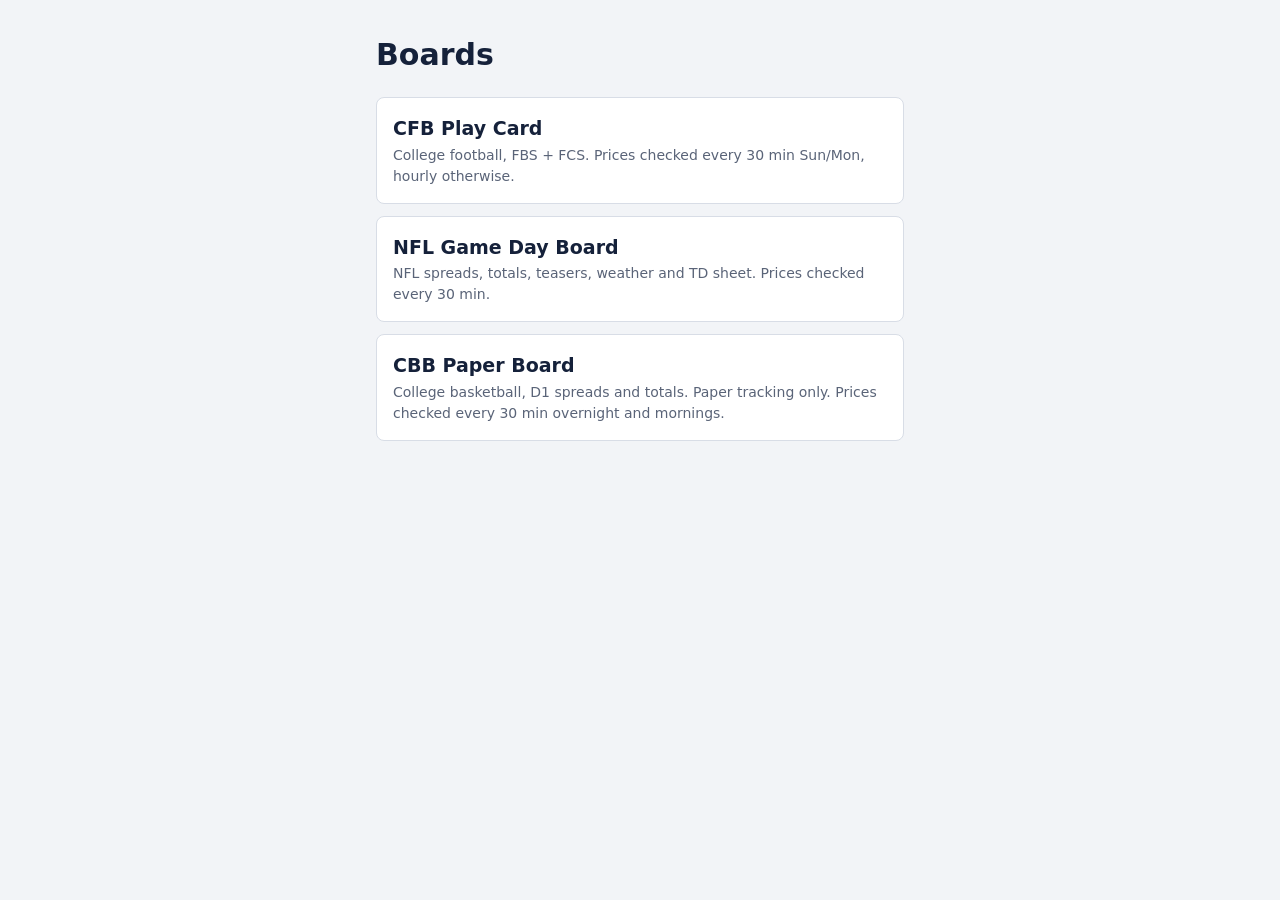
<file: index.html>
<!doctype html>
<html lang="en">
<head>
<meta charset="utf-8">
<meta name="viewport" content="width=device-width,initial-scale=1">
<title>Boards</title>
<style>
:root { --paper: #f2f4f7; --card: #ffffff; --ink: #15213a; --muted: #5a6478; --rule: #d8dde6; --gold: #9a6d0c }
@media (prefers-color-scheme: dark) { :root { --paper: #0d1420; --card: #151e2e; --ink: #e5e9f1; --muted: #98a2b6; --rule: #273349; --gold: #e1b24c } }
* { box-sizing: border-box }
body { margin: 0; background: var(--paper); color: var(--ink); font: 16px/1.5 "Segoe UI", system-ui, -apple-system, sans-serif }
main { max-width: 560px; margin: 0 auto; padding: 32px 16px; display: grid; gap: 12px }
h1 { margin: 0 0 8px; font-size: 30px }
a.card { display: grid; gap: 2px; padding: 16px; background: var(--card); border: 1px solid var(--rule); border-radius: 8px; color: inherit; text-decoration: none }
a.card:hover, a.card:focus-visible { border-color: var(--gold); outline: none }
a.card b { font-size: 19px } a.card span { color: var(--muted); font-size: 14px }
</style>
</head>
<body>
<main>
  <h1>Boards</h1>
  <a class="card" href="cfb/"><b>CFB Play Card</b><span>College football, FBS + FCS. Prices checked every 30 min Sun/Mon, hourly otherwise.</span></a>
  <a class="card" href="nfl/"><b>NFL Game Day Board</b><span>NFL spreads, totals, teasers, weather and TD sheet. Prices checked every 30 min.</span></a>
  <a class="card" href="cbb/"><b>CBB Paper Board</b><span>College basketball, D1 spreads and totals. Paper tracking only. Prices checked every 30 min overnight and mornings.</span></a>
</main>
</body>
</html>
</file>
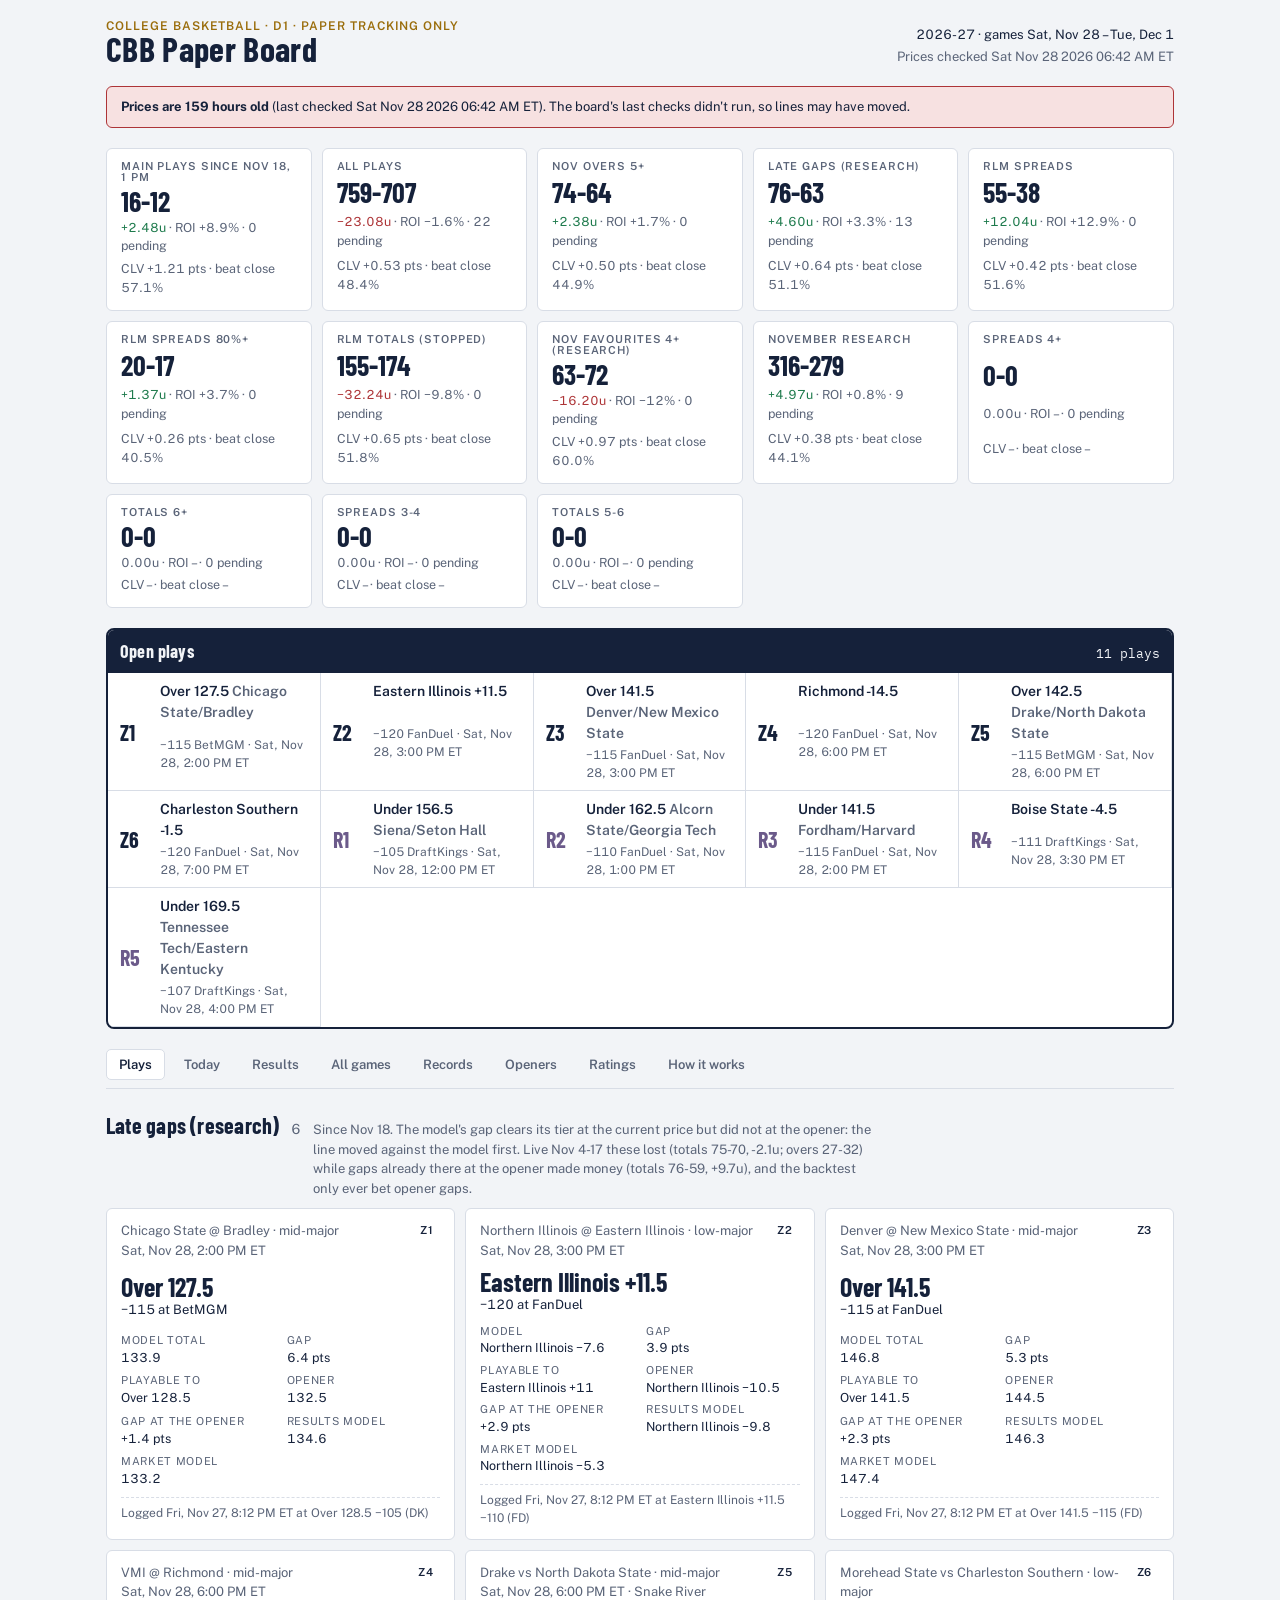
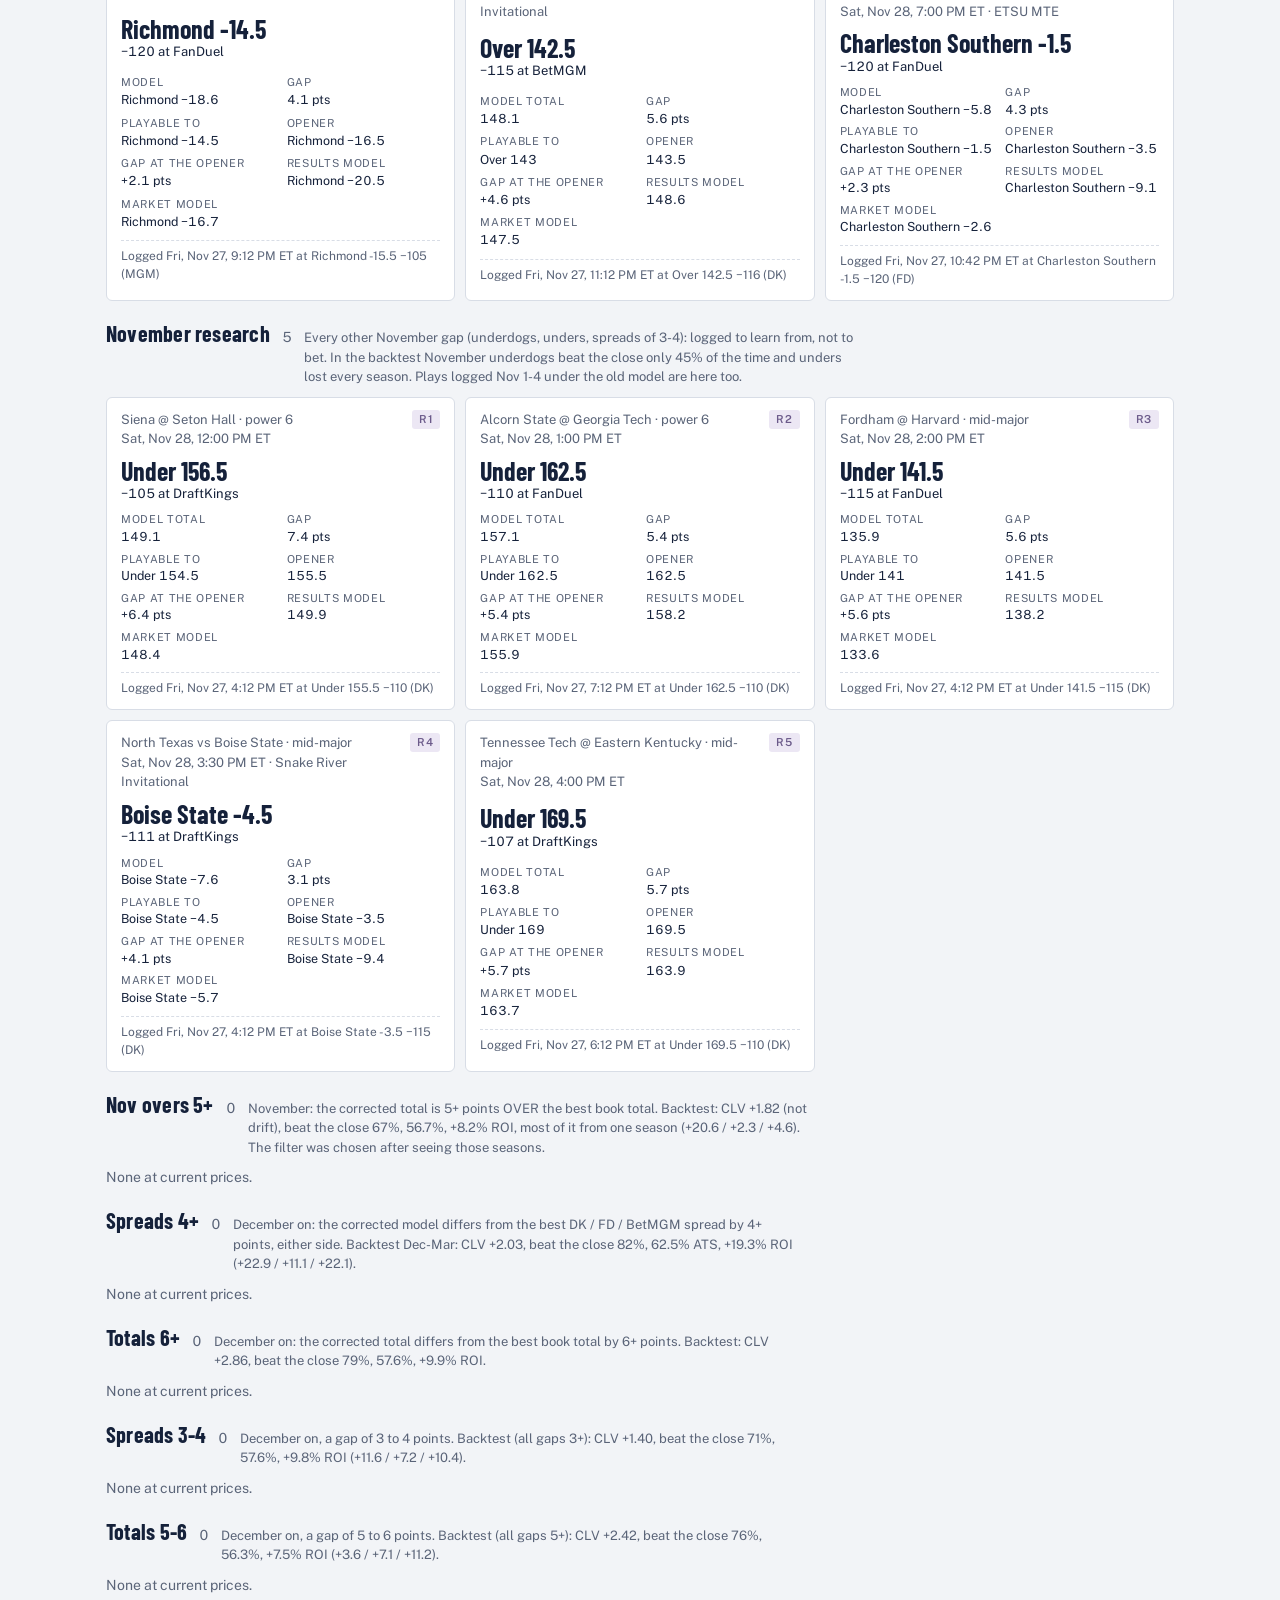
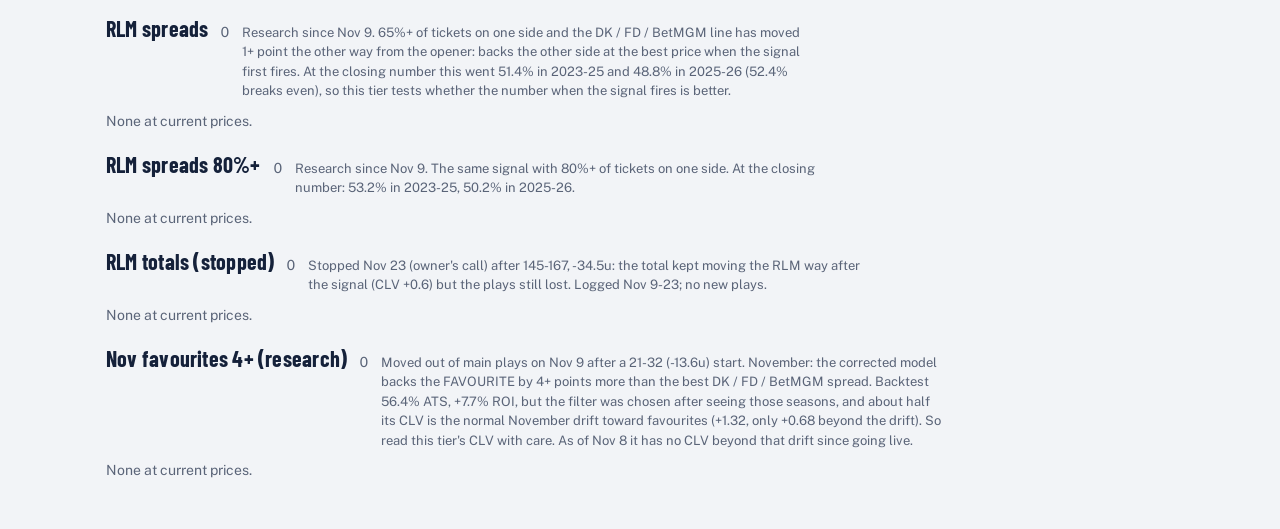
<file: cbb/index.html>
<!doctype html>
<html lang="en">
<meta charset="utf-8">
<meta name="viewport" content="width=device-width,initial-scale=1">
<title>CBB Paper Board</title>
<link rel="preconnect" href="https://fonts.googleapis.com">
<link rel="preconnect" href="https://fonts.gstatic.com" crossorigin>
<link rel="stylesheet" href="https://fonts.googleapis.com/css2?family=Barlow+Condensed:wght@600;700&family=IBM+Plex+Mono:wght@400;500&family=Public+Sans:wght@400;500;600&display=swap">
<style>
/* Same look as the CFB Play Card: a card of today's plays up top, then detailed play cards, then tabs. Paper only. */
:root {
  --paper: #f2f4f7; --card: #ffffff; --ink: #15213a; --muted: #5a6478; --rule: #d8dde6; --soft: #e9edf3;
  --gold: #9a6d0c; --gold-soft: #f6ecd4; --tot: #2c63a8; --tot-soft: #e2ebf7; --nov: #6b5a8a; --nov-soft: #ece7f4;
  --win: #1d7a4c; --win-soft: #def1e6; --loss: #ad3437; --loss-soft: #f7e1e1; --lean: #6b7286;
  --display: "Barlow Condensed", "Arial Narrow", "Helvetica Neue", sans-serif;
  --body: "Public Sans", "Segoe UI", system-ui, sans-serif;
  --mono: "IBM Plex Mono", ui-monospace, "Cascadia Mono", Consolas, monospace;
}
@media (prefers-color-scheme: dark) { :root:not([data-theme="light"]) {
  --paper: #0d1420; --card: #151e2e; --ink: #e5e9f1; --muted: #98a2b6; --rule: #273349; --soft: #1b2638;
  --gold: #e1b24c; --gold-soft: #2c2512; --tot: #73a7ec; --tot-soft: #17263c; --nov: #b3a2d6; --nov-soft: #241d33;
  --win: #4fc58b; --win-soft: #12291f; --loss: #f07477; --loss-soft: #2f1719; --lean: #a2a9ba; color-scheme: dark } }
:root[data-theme="dark"] {
  --paper: #0d1420; --card: #151e2e; --ink: #e5e9f1; --muted: #98a2b6; --rule: #273349; --soft: #1b2638;
  --gold: #e1b24c; --gold-soft: #2c2512; --tot: #73a7ec; --tot-soft: #17263c; --nov: #b3a2d6; --nov-soft: #241d33;
  --win: #4fc58b; --win-soft: #12291f; --loss: #f07477; --loss-soft: #2f1719; --lean: #a2a9ba; color-scheme: dark }
* { box-sizing: border-box }
body { margin: 0; background: var(--paper); color: var(--ink); font: 14px/1.5 var(--body); }
.wrap { max-width: 1100px; margin: 0 auto; padding-inline: 16px; padding-block: 20px 48px; display: grid; gap: 20px }
h1, h2, h3 { font-family: var(--display); font-weight: 700; letter-spacing: .01em; margin: 0; text-wrap: balance }
h1 { font-size: 34px; line-height: 1 } h2 { font-size: 22px } h3 { font-size: 18px }
.num, td, .mono { font-variant-numeric: tabular-nums }
.mono { font-family: var(--mono); font-size: 12.5px }
.muted { color: var(--muted) }
header { display: flex; flex-wrap: wrap; justify-content: space-between; align-items: end; gap: 12px 24px }
header .meta { display: grid; gap: 2px; text-align: right; font-size: 13px }
.eyebrow { font: 600 12px/1 var(--body); letter-spacing: .08em; text-transform: uppercase; color: var(--gold) }
.banner { border: 1px solid var(--rule); background: var(--card); border-radius: 6px; padding: 10px 14px; font-size: 13px }
.banner.warn { border-color: var(--loss); background: var(--loss-soft) }
.records { display: grid; grid-template-columns: repeat(auto-fit, minmax(190px, 1fr)); gap: 10px }
.rec { background: var(--card); border: 1px solid var(--rule); border-radius: 6px; padding: 12px 14px; display: grid; gap: 4px; min-width: 0 }
.rec .lab { font: 600 11px/1 var(--body); letter-spacing: .08em; text-transform: uppercase; color: var(--muted) }
.rec .wl { font: 700 28px/1 var(--display) }
.rec .sub { font-size: 12.5px; color: var(--muted) }
.band { background: var(--card); border: 2px solid var(--ink); border-radius: 8px; overflow: hidden }
.band-head { display: flex; justify-content: space-between; align-items: baseline; gap: 12px; padding: 8px 12px; background: var(--ink); color: var(--paper) }
.band-head h2 { font-size: 18px; color: var(--paper) }
.band-grid { display: grid; grid-template-columns: repeat(auto-fill, minmax(200px, 1fr)) }
.cell { display: grid; grid-template-columns: auto 1fr; gap: 2px 10px; padding: 8px 12px; border-right: 1px solid var(--rule); border-bottom: 1px solid var(--rule); text-decoration: none; color: inherit; min-width: 0 }
.cell:hover, .cell:focus-visible { background: var(--soft); outline: none }
.code { grid-row: span 2; font: 700 22px/1 var(--display); align-self: center; min-width: 30px }
.code.RLM, .code.RLM_80, .code.RLM_T { color: var(--nov) } .code.SPREAD, .code.NOV_FAV { color: var(--gold) } .code.TOTAL, .code.NOV_OVER { color: var(--tot) } .code.NOV { color: var(--nov) } .code.SPREAD_LEAN, .code.TOTAL_LEAN { color: var(--lean) }
.cell .pk { font-weight: 600; overflow-wrap: anywhere } .cell .px { font-size: 12px; color: var(--muted) }
.empty { padding: 16px; color: var(--muted) }
.tabs { display: flex; flex-wrap: wrap; gap: 6px; border-bottom: 1px solid var(--rule); padding-bottom: 8px }
.tab { font: 600 13px/1 var(--body); padding: 8px 12px; border-radius: 5px; border: 1px solid transparent; background: none; color: var(--muted); cursor: pointer }
.tab[aria-selected="true"] { background: var(--card); border-color: var(--rule); color: var(--ink) }
.tab:focus-visible, .chip:focus-visible { outline: 2px solid var(--gold); outline-offset: 2px }
section.panel { display: grid; gap: 16px }
[hidden] { display: none !important }   /* a panel's own display rule would otherwise beat the hidden attribute */
.group { display: grid; gap: 10px }
.group-head { display: flex; flex-wrap: wrap; align-items: baseline; gap: 6px 12px }
.group-head p { margin: 0; font-size: 13px; color: var(--muted); max-width: 70ch }
.cards { display: grid; grid-template-columns: repeat(auto-fill, minmax(300px, 1fr)); gap: 10px }
.card { background: var(--card); border: 1px solid var(--rule); border-radius: 6px; padding: 12px 14px; display: grid; gap: 8px; min-width: 0; scroll-margin-top: 16px }
.card:target { border-color: var(--gold); box-shadow: 0 0 0 2px var(--gold-soft) }
.card .top { display: flex; justify-content: space-between; gap: 8px; align-items: start }
.card .match { font-size: 13px; color: var(--muted) }
.card .pick { font: 700 26px/1.05 var(--display) }
.card .price { font-size: 13px }
.kv { display: grid; grid-template-columns: repeat(auto-fit, minmax(110px, 1fr)); gap: 4px 12px; font-size: 12.5px }
.kv div { display: grid } .kv span:first-child { color: var(--muted); font-size: 11px; text-transform: uppercase; letter-spacing: .06em }
.pill { display: inline-block; font: 600 11px/1 var(--body); letter-spacing: .06em; text-transform: uppercase; padding: 4px 7px; border-radius: 3px; white-space: nowrap }
.pill.SPREAD { background: var(--gold-soft); color: var(--gold) } .pill.TOTAL { background: var(--tot-soft); color: var(--tot) }
.pill.RLM, .pill.RLM_80, .pill.RLM_T { background: var(--nov-soft); color: var(--nov) } .pill.NOV_FAV { background: var(--soft); color: var(--lean) } .pill.NOV_OVER { background: var(--tot-soft); color: var(--tot) }
.pill.NOV { background: var(--nov-soft); color: var(--nov) } .pill.SPREAD_LEAN, .pill.TOTAL_LEAN { background: var(--soft); color: var(--lean) }
.pill.W { background: var(--win-soft); color: var(--win) } .pill.L { background: var(--loss-soft); color: var(--loss) } .pill.P, .pill.open, .pill.void { background: var(--soft); color: var(--muted) }
.pill.void { text-decoration: line-through }
.logline { font-size: 12px; color: var(--muted); border-top: 1px dashed var(--rule); padding-top: 6px }
.tbl { overflow-x: auto; background: var(--card); border: 1px solid var(--rule); border-radius: 6px }
table { border-collapse: collapse; width: 100%; font-size: 12.5px }
th, td { padding: 7px 10px; text-align: left; border-bottom: 1px solid var(--rule); white-space: nowrap; vertical-align: top }
th { font: 600 11px/1.2 var(--body); letter-spacing: .06em; text-transform: uppercase; color: var(--muted); background: var(--soft); position: sticky; top: 0 }
td.r, th.r { text-align: right }
tr.flag td:first-child { box-shadow: inset 3px 0 0 var(--gold) }
.chips { display: flex; flex-wrap: wrap; gap: 6px }
.chip { font: 500 12px/1 var(--body); padding: 6px 10px; border-radius: 999px; border: 1px solid var(--rule); background: var(--card); color: var(--ink); cursor: pointer }
.chip[aria-pressed="true"] { background: var(--ink); color: var(--paper); border-color: var(--ink) }
.two { display: grid; grid-template-columns: repeat(auto-fit, minmax(300px, 1fr)); gap: 16px }
.prose { max-width: 72ch; display: grid; gap: 10px } .prose p { margin: 0 } .prose ul { margin: 0; padding-left: 20px; display: grid; gap: 4px }
.pos { color: var(--win) } .neg { color: var(--loss) }
@media (max-width: 520px) { h1 { font-size: 28px } header .meta { text-align: left } .card .pick { font-size: 23px } }
@media (prefers-reduced-motion: no-preference) { .cell, .chip, .tab { transition: background-color .15s } }
</style>
<link rel="stylesheet" href="../bets.css?v=20261128114238">
<link rel="stylesheet" href="../track.css?v=20261128114238">
<script src="../track.js?v=20261128114238"></script>

<div class="wrap">
  <header>
    <div>
      <div class="eyebrow">College basketball · D1 · paper tracking only</div>
      <h1>CBB Paper Board</h1>
    </div>
    <div class="meta">
      <span id="slate" class="num"></span>
      <span class="muted">Prices checked <span id="gen"></span></span>
    </div>
  </header>

  <div id="banner" class="banner" hidden></div>
  <div class="records" id="records"></div>

  <div class="band" id="band">
    <div class="band-head"><h2>Open plays</h2><span class="mono" id="bandcount"></span></div>
    <div class="band-grid" id="bandgrid"></div>
  </div>

  <nav class="tabs" role="tablist" aria-label="Board sections">
    <button class="tab" role="tab" id="t-plays" aria-selected="true" data-tab="plays">Plays</button>
    <button class="tab" role="tab" id="t-today" aria-selected="false" data-tab="today">Today</button>
    <button class="tab" role="tab" id="t-results" aria-selected="false" data-tab="results">Results</button>
    <button class="tab" role="tab" id="t-games" aria-selected="false" data-tab="games">All games</button>
    <button class="tab" role="tab" id="t-records" aria-selected="false" data-tab="records">Records</button>
    <button class="tab" role="tab" id="t-openers" aria-selected="false" data-tab="openers">Openers</button>
    <button class="tab" role="tab" id="t-ratings" aria-selected="false" data-tab="ratings">Ratings</button>
    <button class="tab" role="tab" id="t-how" aria-selected="false" data-tab="how">How it works</button>
  </nav>

  <section class="panel" id="p-plays" role="tabpanel" aria-labelledby="t-plays"></section>
  <section class="panel" id="p-today" role="tabpanel" aria-labelledby="t-today" hidden></section>
  <section class="panel" id="p-results" role="tabpanel" aria-labelledby="t-results" hidden></section>
  <section class="panel" id="p-games" role="tabpanel" aria-labelledby="t-games" hidden></section>
  <section class="panel" id="p-records" role="tabpanel" aria-labelledby="t-records" hidden></section>
  <section class="panel" id="p-openers" role="tabpanel" aria-labelledby="t-openers" hidden></section>
  <section class="panel" id="p-ratings" role="tabpanel" aria-labelledby="t-ratings" hidden></section>
  <section class="panel" id="p-how" role="tabpanel" aria-labelledby="t-how" hidden></section>
</div>

<script>
const BOOKN = { DK: "DraftKings", FD: "FanDuel", MGM: "BetMGM" };
// rules from research/EDGE.md (owner's call, Nov 4 2026); backtest = corrected blend vs the opener at -110, 2023-26
const TIER = {
  NOV_FAV: { name: "Nov favourites 4+ (research)", code: "F", note: "Moved out of main plays on Nov 9 after a 21-32 (-13.6u) start. November: the corrected model backs the FAVOURITE by 4+ points more than the best DK / FD / BetMGM spread. Backtest 56.4% ATS, +7.7% ROI, but the filter was chosen after seeing those seasons, and about half its CLV is the normal November drift toward favourites (+1.32, only +0.68 beyond the drift). So read this tier's CLV with care. As of Nov 8 it has no CLV beyond that drift since going live." },
  NOV_OVER: { name: "Nov overs 5+", code: "O", note: "November: the corrected total is 5+ points OVER the best book total. Backtest: CLV +1.82 (not drift), beat the close 67%, 56.7%, +8.2% ROI, most of it from one season (+20.6 / +2.3 / +4.6). The filter was chosen after seeing those seasons." },
  SPREAD: { name: "Spreads 4+", code: "S", note: "December on: the corrected model differs from the best DK / FD / BetMGM spread by 4+ points, either side. Backtest Dec-Mar: CLV +2.03, beat the close 82%, 62.5% ATS, +19.3% ROI (+22.9 / +11.1 / +22.1)." },
  TOTAL: { name: "Totals 6+", code: "T", note: "December on: the corrected total differs from the best book total by 6+ points. Backtest: CLV +2.86, beat the close 79%, 57.6%, +9.9% ROI." },
  SPREAD_LEAN: { name: "Spreads 3-4", code: "s", note: "December on, a gap of 3 to 4 points. Backtest (all gaps 3+): CLV +1.40, beat the close 71%, 57.6%, +9.8% ROI (+11.6 / +7.2 / +10.4)." },
  TOTAL_LEAN: { name: "Totals 5-6", code: "t", note: "December on, a gap of 5 to 6 points. Backtest (all gaps 5+): CLV +2.42, beat the close 76%, 56.3%, +7.5% ROI (+3.6 / +7.1 / +11.2)." },
  RLM: { name: "RLM spreads", code: "L", note: "Research since Nov 9. 65%+ of tickets on one side and the DK / FD / BetMGM line has moved 1+ point the other way from the opener: backs the other side at the best price when the signal first fires. At the closing number this went 51.4% in 2023-25 and 48.8% in 2025-26 (52.4% breaks even), so this tier tests whether the number when the signal fires is better." },
  RLM_80: { name: "RLM spreads 80%+", code: "X", note: "Research since Nov 9. The same signal with 80%+ of tickets on one side. At the closing number: 53.2% in 2023-25, 50.2% in 2025-26." },
  RLM_T: { name: "RLM totals (stopped)", code: "U", note: "Stopped Nov 23 (owner's call) after 145-167, -34.5u: the total kept moving the RLM way after the signal (CLV +0.6) but the plays still lost. Logged Nov 9-23; no new plays." },
  LATE: { name: "Late gaps (research)", code: "Z", note: "Since Nov 18. The model's gap clears its tier at the current price but did not at the opener: the line moved against the model first. Live Nov 4-17 these lost (totals 75-70, -2.1u; overs 27-32) while gaps already there at the opener made money (totals 76-59, +9.7u), and the backtest only ever bet opener gaps." },
  NOV: { name: "November research", code: "R", note: "Every other November gap (underdogs, unders, spreads of 3-4): logged to learn from, not to bet. In the backtest November underdogs beat the close only 45% of the time and unders lost every season. Plays logged Nov 1-4 under the old model are here too." },
};
const ORDER = ["NOV_OVER", "SPREAD", "TOTAL", "SPREAD_LEAN", "TOTAL_LEAN", "LATE", "RLM", "RLM_80", "RLM_T", "NOV_FAV", "NOV"];
const MAIN = ["NOV_OVER", "SPREAD", "TOTAL"];   // "Main plays" (Nov favourites moved to research Nov 8 after 21-32)
const MAIN_FROM = "2026-11-18T13:00";   // the opener rule went live: the Main record starts here, a clean out-of-sample count
const isMain = e => MAIN.includes(e.tier) && String(e.flagged || "") >= MAIN_FROM;
const DT = e => e.tier;
const dtName = k => TIER[k] ? TIER[k].name : k;
const SHOW = ["NOV_OVER", "SPREAD", "TOTAL", "SPREAD_LEAN", "TOTAL_LEAN", "LATE", "RLM", "RLM_80", "RLM_T", "NOV_FAV", "NOV"];
const UNIT = 10;   // $ per unit, for the paper dollars on Today / Results
const esc = s => String(s ?? "").replace(/[&<>"]/g, c => ({ "&": "&amp;", "<": "&lt;", ">": "&gt;", '"': "&quot;" }[c]));
const sgn = (v, d = 1) => v == null || isNaN(v) ? "–" : (v > 0 ? "+" : v < 0 ? "−" : "") + Math.abs(v).toFixed(d).replace(/\.0$/, "");
const odds = v => v == null ? "" : (v > 0 ? "+" : "−") + Math.abs(Math.round(v));
const line = v => v == null ? "–" : (v === 0 ? "PK" : sgn(v));
const pct = v => v == null ? "–" : (v * 100).toFixed(1) + "%";
const etTxt = s => { try { return new Date(s).toLocaleString("en-US", { timeZone: "America/New_York", weekday: "short", month: "short", day: "numeric", hour: "numeric", minute: "2-digit" }) + " ET"; } catch (e) { return s || ""; } };
const etDate = s => { try { return new Date(s).toLocaleDateString("en-CA", { timeZone: "America/New_York" }); } catch (e) { return ""; } };

function favText(g, l) { // home-spread convention -> "Team −x"
  if (l == null || isNaN(l)) return "–";
  if (Math.abs(l) < 0.25) return "Pick'em";
  return l < 0 ? `${g.home} ${sgn(l)}` : `${g.away} ${sgn(-l)}`;
}

async function load() {
  let S = {}, bad = "";
  try { const r = await fetch("state.json", { cache: "no-store" }); if (r.ok) S = await r.json(); else bad = `HTTP ${r.status}`; }
  catch (e) { bad = e.message || "unreadable data"; }
  if (bad) {
    const b = document.getElementById("banner");
    b.hidden = false; b.className = "banner warn";
    b.textContent = `The board's data couldn't be read (${bad}). Refresh in a few minutes; if it stays blank, the engine needs a fix.`;
  }
  try { const r = await fetch("ledger.json", { cache: "no-store" }); if (r.ok) S.fullLedger = await r.json(); } catch (e) {}
  return S;
}

function render(S) {
  const games = Object.fromEntries((S.games || []).map(g => [g.game_id, g]));
  const ledger = Object.fromEntries((S.fullLedger || S.ledger || []).map(e => [e.id, e]));
  const plays = (S.plays || []).filter(p => games[p.game_id])
    .sort((a, b) => ORDER.indexOf(a.tier) - ORDER.indexOf(b.tier) || String(games[a.game_id].kickoff_iso).localeCompare(games[b.game_id].kickoff_iso));
  document.getElementById("gen").textContent = S.generated || "–";
  const ks = (S.games || []).map(g => g.kickoff_iso).sort();
  document.getElementById("slate").textContent = ks.length ? `${S.season_label || ""} · games ${etTxt(ks[0]).split(",").slice(0, 2).join(",")} – ${etTxt(ks[ks.length - 1]).split(",").slice(0, 2).join(",")}`
    : `${S.season_label || ""} · no games with lines yet`;
  const b = document.getElementById("banner");
  const ageH = S.generated_iso ? (Date.now() - new Date(S.generated_iso).getTime()) / 36e5 : null;
  if (S.live_ok === false) { b.hidden = false; b.className = "banner warn"; b.textContent = "Some scoreboards could not be loaded on the last check; prices may be from an earlier check."; }
  else if (ageH != null && ageH > 2) { b.hidden = false; b.className = "banner warn"; b.innerHTML = `<b>Prices are ${Math.round(ageH)} hours old</b> (last checked ${esc(S.generated)}). The board's last checks didn't run, so lines may have moved.`; }
  else if (!(S.games || []).length) { b.hidden = false; b.className = "banner"; b.textContent = "No D1 games with lines in the next few days yet. The season tips off Monday, November 2; lines usually post the night before."; }
  const inNov = new Date().toLocaleDateString("en-CA", { timeZone: "America/New_York" }).slice(5, 7) === "11";
  if (b.hidden && inNov) { b.hidden = false; b.className = "banner";
    b.innerHTML = "<b>Since Nov 18 a play counts as a main play only if the model's gap was already there at the opener</b> (what the backtest measured); gaps that appear only after the line moves against the model log as Late gaps. The Main record starts Nov 18. In November the only main play is <b>overs</b> with a total gap of 5+; the December tiers start <b>December 1</b>."; }

  // records strip: everything first, then each group that has plays, then the empty ones
  const full = (S.fullLedger || S.ledger || []).filter(e => e.status !== "void");
  const rec = rows => { const g = rows.filter(e => ["W", "L", "P"].includes(e.status)), c = g.map(e => e.clv).filter(v => v != null);
    const w = g.filter(e => e.status === "W").length, l = g.filter(e => e.status === "L").length, u = g.reduce((a, e) => a + (e.units || 0), 0);
    const risk = g.filter(e => e.status !== "P").reduce((a, e) => a + (e.stake || 0), 0);
    return { w, l, p: g.length - w - l, u, roi: risk ? u / risk : null, open: rows.filter(e => e.status === "open").length,
             clv: c.length ? c.reduce((a, v) => a + v, 0) / c.length : null, beat: c.length ? c.filter(v => v > 0).length / c.length : null }; };
  const box = (lab, r, note) => `<div class="rec"><span class="lab">${lab}</span><span class="wl num">${r.w}-${r.l}${r.p ? "-" + r.p : ""}</span>
      <span class="sub num"><span class="${r.u > 0 ? "pos" : r.u < 0 ? "neg" : ""}">${sgn(r.u, 2)}u</span> · ROI ${r.roi == null ? "–" : sgn(r.roi * 100, 1) + "%"} · ${r.open} pending</span>
      <span class="sub num">${note || `CLV ${r.clv == null ? "–" : sgn(r.clv, 2) + " pts"} · beat close ${pct(r.beat)}`}</span></div>`;
  const groups = SHOW.map(k => [k, full.filter(e => DT(e) === k)]).sort((a, b) => (b[1].length > 0) - (a[1].length > 0));
  document.getElementById("records").innerHTML = box("Main plays since Nov 18, 1 PM", rec(full.filter(isMain))) + box("All plays", rec(full)) + groups.map(([k, rows]) =>
    box(dtName(k), rec(rows), !rows.length && ["SPREAD", "TOTAL", "SPREAD_LEAN", "TOTAL_LEAN"].includes(k) && inNov ? "Starts December 1"
      : !rows.length && ["RLM", "RLM_80", "RLM_T"].includes(k) ? "New since Nov 9" : null)).join("");

  // card of open plays
  const counters = {};
  plays.forEach(p => { counters[p.tier] = (counters[p.tier] || 0) + 1; p.code = TIER[p.tier].code + counters[p.tier]; });
  document.getElementById("bandcount").textContent = `${plays.length} play${plays.length === 1 ? "" : "s"}`;
  document.getElementById("bandgrid").innerHTML = plays.length ? plays.map(p => { const g = games[p.game_id];
    return `<a class="cell" href="#${esc(p.code)}"><span class="code ${p.tier}">${p.code}</span><span class="pk">${esc(p.pick)}${p.market === "total" ? ` <span class="muted">${esc(g.away)}/${esc(g.home)}</span>` : ""}</span>
      <span class="px num">${odds(p.odds)} ${BOOKN[p.book] || p.book} · ${esc(etTxt(g.kickoff_iso))}</span></a>`; }).join("")
    : `<div class="empty">No plays at current prices. Lines for the next day's games usually post between 11 PM and midnight ET; the board checks every 30 minutes.</div>`;

  // plays panel
  const le = p => ledger[p.ledger_id || p.id];
  const card = p => {
    const g = games[p.game_id], e = le(p);
    const mk = p.signal === "rlm"
      ? `<div><span>Tickets on the other side</span><span class="num">${p.tix}%</span></div>
         <div><span>Money on the other side</span><span class="num">${p.money ?? "–"}%</span></div>
         <div><span>Line moved away from them</span><span class="num">${p.moved} pts</span></div>
         <div><span>Opener</span><span class="num">${p.market === "total" ? p.opener : line(p.opener)}</span></div>
         <div><span>Bets counted</span><span class="num">${p.bets ?? "–"}</span></div>`
      : p.market === "spread"
      ? `<div><span>Model</span><span class="num">${esc(favText(g, g.model_line))}</span></div>
         <div><span>Gap</span><span class="num">${p.edge} pts</span></div>
         <div><span>Playable to</span><span class="num">${esc(p.team)} ${line(p.limit)}</span></div>
         <div><span>Opener</span><span class="num">${esc(favText(g, g.open_line))}</span></div>
         <div><span>Gap at the opener</span><span class="num">${p.gap_open == null ? "–" : sgn(p.gap_open) + " pts"}</span></div>
         <div><span>Results model</span><span class="num">${esc(favText(g, g.model_pts))}</span></div>
         <div><span>Market model</span><span class="num">${esc(favText(g, g.model_mkt))}</span></div>`
      : `<div><span>Model total</span><span class="num">${g.model_total ?? "–"}</span></div>
         <div><span>Gap</span><span class="num">${p.edge} pts</span></div>
         <div><span>Playable to</span><span class="num">${p.side === "over" ? "Over " + p.limit : "Under " + p.limit}</span></div>
         <div><span>Opener</span><span class="num">${g.open_total ?? "–"}</span></div>
         <div><span>Gap at the opener</span><span class="num">${p.gap_open == null ? "–" : sgn(p.gap_open) + " pts"}</span></div>
         <div><span>Results model</span><span class="num">${g.total_pts ?? "–"}</span></div>
         <div><span>Market model</span><span class="num">${g.total_mkt ?? "–"}</span></div>`;
    const log = e ? (e.status === "open" ? `Logged ${esc(etTxt(e.flagged))} at ${esc(e.pick)} ${odds(e.odds)} (${esc(e.book)})`
      : e.status === "void" ? `<span class="pill void">Void</span> ${esc(e.note || "")}`
      : `<span class="pill ${e.status}">${e.status}</span> ${sgn(e.units, 2)}u · ${esc(e.final || "")}${e.clv != null ? " · CLV " + sgn(e.clv) : ""}`)
      : "Not logged yet (logs on the next check)";
    return `<article class="card" id="${esc(p.code || p.id)}">
      <div class="top"><span class="match">${esc(g.away)} ${g.neutral ? "vs" : "@"} ${esc(g.home)} · ${esc(g.grp)}<br>${esc(etTxt(g.kickoff_iso))}${g.notes ? " · " + esc(g.notes) : ""}</span>
        <span class="pill ${p.tier}">${p.code}</span></div>
      <div><div class="pick">${esc(p.pick)}</div><div class="price num">${odds(p.odds)} at ${BOOKN[p.book] || esc(p.book)}</div></div>
      <div class="kv">${mk}</div>
      <div class="logline">${log}</div></article>`;
  };
  document.getElementById("p-plays").innerHTML = ORDER.slice().sort((a, b) => plays.some(p => p.tier === b) - plays.some(p => p.tier === a)).map(t => {
    const ps = plays.filter(p => p.tier === t);
    return `<div class="group"><div class="group-head"><h2>${TIER[t].name}</h2><span class="muted num">${ps.length}</span><p>${TIER[t].note}</p></div>
      ${ps.length ? `<div class="cards">${ps.map(card).join("")}</div>` : `<div class="muted">None at current prices.</div>`}</div>`;
  }).join("");

  // Today + Results (shared ../track.js): every logged play on its game's Eastern date
  const anyPlay = {};
  plays.forEach(p => { anyPlay[p.ledger_id || p.id] = p; });
  const playTo = (e, p) => {
    const lim = p && p.tier === e.tier && p.limit != null ? p.limit : e.limit;
    if (e.market === "total") return `${e.side === "over" ? "Over" : "Under"} ${lim ?? e.line}`;
    return `${String(e.pick).replace(/\s(PK|[-+][\d.]+)$/, "")} ${line(lim ?? e.line)}`;
  };
  const nowOf = (g, p) => !g ? { kind: "live", text: "Tipped off, result pending" }
    : !p ? { kind: "gone", text: "No longer a play at current prices" }
    : { kind: "ok", text: `Still a play: ${p.pick} ${odds(p.odds)} at ${BOOKN[p.book] || p.book}` };
  const trackRows = (S.fullLedger || S.ledger || []).filter(e => e.status !== "void").map(e => {
    const p = anyPlay[e.id] && anyPlay[e.id].tier === e.tier ? anyPlay[e.id] : null;
    return { id: e.id, date: etDate(e.kickoff), kickoff: etTxt(e.kickoff), sortKey: String(e.kickoff), week: e.week, tier: DT(e),
             label: dtName(DT(e)), money: isMain(e), status: e.status, units: e.units, stake: e.stake,
             clv: e.clv, pick: e.pick, matchup: e.matchup, odds: odds(e.odds), app: BOOKN[e.book] || e.book, final: e.final, logged: etTxt(e.flagged),
             playTo: playTo(e, p), now: e.status === "open" ? nowOf(games[e.game_id], p) : null };
  });
  const todayET = new Date().toLocaleDateString("en-CA", { timeZone: "America/New_York" });
  // paper board: open on every play (the main tiers only start in December)
  Track.renderToday(document.getElementById("p-today"), { rows: trackRows, unit: UNIT, today: todayET, mainLabel: "Main plays" });
  Track.renderResults(document.getElementById("p-results"), { rows: trackRows, unit: UNIT, today: todayET, week: S.week || 1,
    tiers: [["money", "Main plays"], ...SHOW.map(k => [k, dtName(k)]), ["all", "All plays"]] });

  // all games
  const flagged = new Set(plays.map(p => p.game_id));
  const bk = (g, k) => { const v = g.books?.[k]; return v && v.sp_home != null ? `${line(v.sp_home)} <span class="muted">${odds(v.sp_home_odds)}</span>` : "–"; };
  const bt = (g, k) => { const v = g.books?.[k]; return v && v.tot != null ? v.tot : "–"; };
  document.getElementById("p-games").innerHTML = `<p class="muted" style="margin:0">Spreads are for the home team (negative = home favored). Model = the blend (average of the results model and the market-ratings model). Highlighted rows have a play.</p>
    <div class="tbl"><table><thead><tr><th>Matchup</th><th>Tip</th><th class="r">Model</th><th class="r">Opener</th><th class="r">DK</th><th class="r">FD</th><th class="r">MGM</th><th class="r">Model total</th><th class="r">Opener</th><th class="r">DK</th><th class="r">FD</th><th class="r">MGM</th></tr></thead><tbody>
    ${(S.games || []).map(g => `<tr class="${flagged.has(g.game_id) ? "flag" : ""}"><td>${esc(g.away)} ${g.neutral ? "vs" : "@"} <b>${esc(g.home)}</b> <span class="muted">${esc(g.grp)}</span>${g.suspect ? ` <span class="muted" title="Gap too big to log: usually news the model can't see">⚠ ${esc(g.suspect.join(", "))}</span>` : ""}</td>
      <td class="muted">${esc(etTxt(g.kickoff_iso))}</td><td class="r">${line(g.model_line)}</td><td class="r">${line(g.open_line)}</td>
      <td class="r">${bk(g, "DK")}</td><td class="r">${bk(g, "FD")}</td><td class="r">${bk(g, "MGM")}</td>
      <td class="r">${g.model_total ?? "–"}</td><td class="r">${g.open_total ?? "–"}</td><td class="r">${bt(g, "DK")}</td><td class="r">${bt(g, "FD")}</td><td class="r">${bt(g, "MGM")}</td></tr>`).join("")}
    </tbody></table></div>`;

  // records
  const led = (S.fullLedger || S.ledger || []).slice().reverse();
  let cur = "ALL";
  const drawRec = () => {
    const rows = led.filter(e => cur === "ALL" || e.tier === cur);
    document.getElementById("rec-body").innerHTML = rows.length ? rows.map(e => `<tr><td><span class="pill ${e.status}" title="${esc(e.note || "")}">${e.status === "open" ? "Pending" : e.status === "void" ? "Void" : e.status}</span></td>
      <td>${esc(etTxt(e.flagged))}</td><td><span class="pill ${e.tier}">${esc(TIER[e.tier] ? TIER[e.tier].name : e.tier)}</span></td><td>${esc(e.matchup)}</td>
      <td><b>${esc(e.pick)}</b></td><td class="r">${odds(e.odds)} ${esc(e.book || "")}</td><td class="r">${sgn(e.edge)}</td>
      <td class="r">${e.opener == null ? "–" : (e.market === "total" ? e.opener : line(e.opener))}</td>
      <td class="r">${e.close == null ? "–" : (e.market === "total" ? e.close : line(e.close))}</td><td class="r ${e.clv > 0 ? "pos" : e.clv < 0 ? "neg" : ""}">${e.clv == null ? "–" : sgn(e.clv)}</td>
      <td class="r ${e.units > 0 ? "pos" : e.units < 0 ? "neg" : ""}">${e.units == null ? "–" : sgn(e.units, 2)}</td><td class="muted">${esc(e.final || "")}</td></tr>`).join("")
      : `<tr><td colspan="12" class="muted">No paper plays yet. Every play is logged once, at the best DraftKings / FanDuel / BetMGM price when it first appears, then graded with the final score and the closing line.</td></tr>`;
  };
  document.getElementById("p-records").innerHTML = `<div class="prose"><p>Every play is logged once per tier at the best of DraftKings, FanDuel and BetMGM when it first appears (1 unit, paper). <b>CLV</b> is how far the median DK / FD / BetMGM closing number moved past ours: the first thing to watch. Wins and losses take months to mean much.</p></div>
    <div class="chips" role="group" aria-label="Filter by tier">${["ALL", ...ORDER].map(t => `<button class="chip" aria-pressed="${t === "ALL"}" data-t="${t}">${t === "ALL" ? "All" : TIER[t].name}</button>`).join("")}</div>
    <div class="tbl"><table><thead><tr><th>Result</th><th>Logged</th><th>Tier</th><th>Game</th><th>Pick</th><th class="r">Price</th><th class="r">Gap</th><th class="r">Opener</th><th class="r">Close</th><th class="r">CLV</th><th class="r">Units</th><th>Final</th></tr></thead><tbody id="rec-body"></tbody></table></div>`;
  document.querySelectorAll("#p-records .chip").forEach(c => c.addEventListener("click", () => {
    cur = c.dataset.t; document.querySelectorAll("#p-records .chip").forEach(x => x.setAttribute("aria-pressed", x === c)); drawRec();
  }));
  drawRec();

  // openers: is Action's opener (what the backtest used) a number DK / FD / BetMGM actually post?
  const sn = S.seen || {}, sb = sn.books || {};
  const srow = (bkey, mk) => { const x = (sb[bkey] || {})[mk]; return x ? `<tr><td>${BOOKN[bkey]}</td><td>${mk === "sp" ? "Spread" : "Total"}</td><td class="r">${x.n}</td>
      <td class="r">${pct(x.same_as_opener)}</td><td class="r">${x.avg_diff}</td><td class="r">${x.moved}</td><td class="r">${x.avg_move ?? "–"}</td><td class="r">${x.move_left ?? "–"}</td></tr>` : ""; };
  const srows = ["DK", "FD", "MGM"].flatMap(k => [srow(k, "sp"), srow(k, "tot")]).join("");
  document.getElementById("p-openers").innerHTML = `<div class="prose"><p>The backtest measured CLV from Action Network's opener. This tab checks whether our books post that number: for every finished game where the board saw a book post its first line, how often it matched the opener, and how much of the opener-to-close move was still left at that first line (games that moved 1+ points). If "move left" is close to the average move, the backtest's edge is there to take; if it is near zero, the books open where the market closes.</p>
    <p class="muted">${sn.games || 0} finished games tracked so far.</p></div>
    ${srows ? `<div class="tbl"><table><thead><tr><th>Book</th><th>Market</th><th class="r">Games</th><th class="r">First = opener</th><th class="r">Avg gap to opener</th><th class="r">Moved 1+</th><th class="r">Avg move</th><th class="r">Move left at first line</th></tr></thead><tbody>${srows}</tbody></table></div>`
      : `<div class="muted">Nothing yet: fills in as games finish.</div>`}`;

  // ratings
  document.getElementById("p-ratings").innerHTML = `<p class="muted" style="margin:0">Points better than an average D1 team on a neutral floor. Blend = average of the results model (points scored) and the market model (what earlier games' closing lines implied), each refit from this season's games and pulled toward last season. ${S.model ? `${S.model.games_used} games played so far; home court worth ${S.model.home_court} pts.` : ""}</p>
    <div class="tbl"><table><thead><tr><th class="r">#</th><th>Team</th><th>Conf</th><th class="r">Blend</th><th class="r">Results</th><th class="r">Market</th><th class="r">Games</th></tr></thead><tbody>
    ${(S.ratings || []).map(r => `<tr><td class="r">${r.rank}</td><td>${esc(r.team)}</td><td class="muted">${esc(r.conf)}</td><td class="r"><b>${sgn(r.net)}</b></td><td class="r">${sgn(r.pts)}</td><td class="r">${sgn(r.mkt)}</td><td class="r">${r.gp}</td></tr>`).join("")}</tbody></table></div>`;

  // how it works
  const B = S.backtest || {}, R = S.rules || {};
  document.getElementById("p-how").innerHTML = `<div class="prose">
    <h2>Paper only</h2>
    <p>Nothing here is a bet yet. Every play is tracked at 1 unit so the model can earn a live record; which plays (if any) become money tiers is the owner's call once the live CLV is in.</p>
    <h2>What the model does</h2>
    <p>Two ratings for every D1 team, refit each run from this season's finished games (older games count less) and pulled toward last season's final ratings and the team's conference. The <b>results model</b> rates teams on points scored and allowed. The <b>market model</b> rates them on the points earlier games' closing lines expected them to score. The board uses the average of the two (the blend), compared with the current DraftKings, FanDuel and BetMGM prices; the best of the three is logged.</p>
    <p><b>Two corrections since Nov 4.</b> The ratings are pulled toward their priors, so raw margins run about 7% too narrow and the model kept backing big underdogs: margins are multiplied by ${S.model ? S.model.margin_scale.toFixed(3) : "about 1.06"} (fitted on past seasons). The model's scoring level can also drift from the market's (this season it opened about 5 points under the books, so it backed nearly every under): totals are measured against the market, minus the model's average gap to the opening totals over the last ${R.level_days} days${S.model && S.model.total_level != null ? ` (now ${sgn(S.model.total_level)} pts)` : ""}.</p>
    <h2>Rules</h2>
    <ul><li>November: main plays are favourites with a spread gap of ${R.spread}+ and overs with a total gap of ${R.total_lean}+; other gaps of ${R.spread_lean}+ / ${R.total_lean}+ are logged as research.</li>
      <li>December on: spreads ${R.spread_lean}-${R.spread} and ${R.spread}+, totals ${R.total_lean}-${R.total} and ${R.total}+, either side.</li>
      <li>Spread gaps of ${R.max_spread}+ and total gaps of ${R.max_total}+ are not logged (usually news the model can't see). No prices worse than ${R.worst_odds}. A book ${R.stale_spread}+ points off the market (spread) or ${R.stale_total}+ (total) is ignored as stale.</li>
      <li>A play logged in a lower tier that later clears a higher one is logged again at the new price.</li>
      <li>Opener rule (since Nov 18): a model play keeps its tier only if the gap also clears it against Action's opener (DraftKings' first number 89% of the time); otherwise it logs as a Late gap.</li>
      <li>RLM (research): ${R.rlm_tickets}%+ of tickets on one side (at least ${R.rlm_min_bets} bets counted) and the DK / FD / BetMGM line moved ${R.rlm_move}+ point the other way from the opener; ${R.rlm_strict}%+ is its own tier. Tracked separately from the model's plays.</li></ul>
    <h2>What the backtest found (corrected model, 2023-24 to 2025-26, research/EDGE.md)</h2>
    <ul><li>${esc(B.spread)}</li><li>${esc(B.total)}</li><li>${esc(B.nov)}</li><li>${esc(B.rlm)}</li><li>${esc(B.opener)}</li></ul>
    <p>${esc(B.caveat)}</p>
    <p>Live CLV here is measured from the best of three books, so it also includes the value of shopping for the best number; the backtest's CLV was from the single opener. Compare the Openers tab before reading too much into either.</p>
  </div>`;
}

document.querySelectorAll(".tab").forEach(t => t.addEventListener("click", () => {
  document.querySelectorAll(".tab").forEach(x => x.setAttribute("aria-selected", x === t));
  document.querySelectorAll("section.panel").forEach(p => { p.hidden = p.id !== "p-" + t.dataset.tab; });
}));
load().then(render);
</script>
</file>
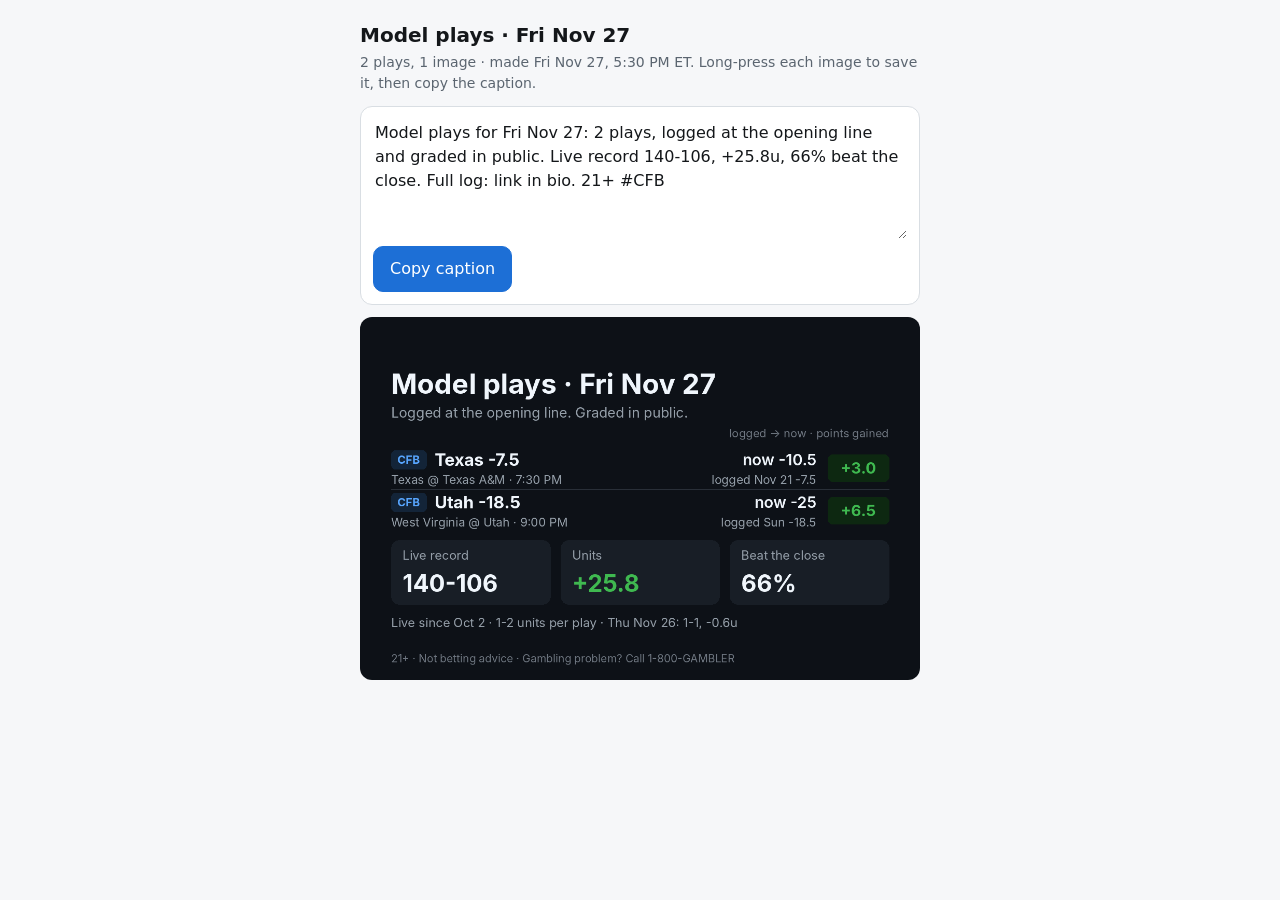
<file: social/index.html>
<!doctype html>
<html lang="en"><head><meta charset="utf-8"><meta name="viewport" content="width=device-width,initial-scale=1">
<meta name="robots" content="noindex"><title>Today's post</title>
<style>
:root{--bg:#f6f7f9;--card:#fff;--text:#14171a;--muted:#5b6570;--line:#d9dee3;--accent:#1d6fd6}
@media (prefers-color-scheme:dark){:root{--bg:#0d1117;--card:#161b22;--text:#f0f6fc;--muted:#9aa4ae;--line:#30363d;--accent:#58a6ff}}
body{margin:0;background:var(--bg);color:var(--text);font:16px/1.5 system-ui,-apple-system,Segoe UI,sans-serif}
main{max-width:560px;margin:0 auto;padding:16px}
h1{font-size:20px;margin:4px 0 2px} p{margin:0 0 12px;color:var(--muted);font-size:14px}
.cap{background:var(--card);border:1px solid var(--line);border-radius:12px;padding:12px;margin:12px 0}
textarea{width:100%;box-sizing:border-box;min-height:120px;border:0;background:transparent;color:var(--text);font:inherit;resize:vertical}
button{font:inherit;padding:10px 16px;border-radius:10px;border:1px solid var(--accent);background:var(--accent);color:#fff}
img{width:100%;border-radius:12px;margin:0 0 12px;display:block}
</style></head><body><main>
<h1>Model plays · Fri Nov 27</h1><p>2 plays, 1 image · made Fri Nov 27, 5:30 PM ET. Long-press each image to save it, then copy the caption.</p>
<div class="cap"><textarea id="cap" readonly>Model plays for Fri Nov 27: 2 plays, logged at the opening line and graded in public. Live record 140-106, +25.8u, 66% beat the close. Full log: link in bio. 21+ #CFB</textarea>
<button id="copy" type="button">Copy caption</button> <span id="ok" style="color:var(--muted);font-size:14px"></span></div>
<img src="post_1.png?v=20261127223027" alt="Post image 1">
</main><script>
document.getElementById('copy').onclick=async()=>{const t=document.getElementById('cap');
try{await navigator.clipboard.writeText(t.value)}catch(e){t.select();document.execCommand('copy')}
document.getElementById('ok').textContent='Copied';};
</script></body></html>
</file>
<file: bets.css>
/* Shared Bets tab (site/bets.js): the same look on every board. Uses the page's --card / --ink / --muted / --rule /
   --soft / --win / --loss colours (every board defines them, light and dark) and nothing board-specific. */
.bets { display: grid; gap: 18px; font-family: "Public Sans", "Segoe UI", system-ui, sans-serif; color: var(--ink) }
.bets h2 { text-transform: none; font: 700 19px/1.2 "Public Sans", "Segoe UI", system-ui, sans-serif; margin: 6px 0 0; letter-spacing: 0 }
.bets h2 .n { color: var(--muted); font-weight: 500; margin-left: 6px }
.bets p { margin: 0; font-size: 14px; line-height: 1.5; color: var(--muted); max-width: 72ch }
.bets .num { font-variant-numeric: tabular-nums }
.bets-sum { display: grid; grid-template-columns: repeat(auto-fit, minmax(min(100%, 170px), 1fr)); gap: 10px }
.bets-sum div { background: var(--card); border: 1px solid var(--rule); border-radius: 8px; padding: 10px 12px; display: grid; gap: 2px }
.bets-sum .b-lab { font-size: 11px; font-weight: 600; letter-spacing: .07em; text-transform: uppercase; color: var(--muted) }
.bets-sum .b-rec { font-size: 24px; font-weight: 700; line-height: 1.1 }
.bets-sum .b-u { font-size: 13px }
.bets-grid { display: grid; grid-template-columns: repeat(auto-fill, minmax(min(100%, 320px), 1fr)); gap: 10px }
.bet { background: var(--card); border: 1px solid var(--rule); border-left: 4px solid var(--ink); border-radius: 8px;
       padding: 12px 14px; display: grid; gap: 6px; min-width: 0 }
.bet.gone { border-left-color: var(--loss); opacity: .78 }
.bet.live { border-left-color: var(--muted) }
.bet .top { display: flex; justify-content: space-between; align-items: center; gap: 8px; font-size: 12px; color: var(--muted) }
.bet .tag { font-size: 11px; font-weight: 700; letter-spacing: .06em; text-transform: uppercase; padding: 3px 7px; border-radius: 4px;
            background: var(--ink); color: var(--card) }
.bet .pick { font-size: 22px; font-weight: 700; line-height: 1.15; overflow-wrap: anywhere }
.bet .legs { display: grid; gap: 2px; font-size: 18px; font-weight: 700; line-height: 1.25 }
.bet .price { font-size: 14px }
.bet .price b { font-size: 15px }
.bet .facts { display: grid; grid-template-columns: auto 1fr; gap: 3px 10px; font-size: 13px }
.bet .facts span:nth-child(odd) { color: var(--muted) }
.bet .play-to { font-weight: 700 }
.bet .now { font-size: 13px; padding-top: 6px; border-top: 1px dashed var(--rule) }
.bet .now.ok::before, .bet .now.gone::before, .bet .now.live::before { content: "\25CF  "; }
.bet .now.ok { color: var(--win) } .bet .now.gone { color: var(--loss) } .bet .now.live { color: var(--muted) }
.bets-empty { padding: 14px; background: var(--card); border: 1px dashed var(--rule); border-radius: 8px; color: var(--muted); font-size: 14px }
.bets-tbl { overflow-x: auto; background: var(--card); border: 1px solid var(--rule); border-radius: 8px }
.bets-tbl table { border-collapse: collapse; width: 100%; font-size: 13px }
.bets-tbl th, .bets-tbl td { padding: 7px 10px; text-align: left; border-bottom: 1px solid var(--rule); vertical-align: top; white-space: nowrap }
.bets-tbl th { font-size: 11px; font-weight: 600; letter-spacing: .06em; text-transform: uppercase; color: var(--muted); background: var(--soft) }
.bets-tbl td.r, .bets-tbl th.r { text-align: right }
.bets-tbl td.g { white-space: normal; min-width: 180px }
.bets-tbl .sub { display: block; color: var(--muted); font-size: 12px }
.bets .res { display: inline-block; min-width: 22px; text-align: center; font-weight: 700; font-size: 12px; padding: 2px 6px; border-radius: 4px; background: var(--soft) }
.bets .res.W { background: var(--win); color: var(--card) } .bets .res.L { background: var(--loss); color: var(--card) }
.bets .pos { color: var(--win) } .bets .neg { color: var(--loss) }
/* My Bets hooks on every card (site/mybets.js) */
.b-take { justify-self: start; display: inline-block; font: 600 13px/1 "Public Sans", system-ui, sans-serif; padding: 9px 12px; border-radius: 8px;
          border: 1px solid var(--ink); color: var(--ink); background: var(--card); text-decoration: none }
.b-take:hover, .b-take:focus-visible { background: var(--ink); color: var(--card); outline: none }
.b-mine { font-size: 13px; font-weight: 600; color: var(--win) }
.bets p a { color: var(--ink) }
.b-link { font: inherit; color: var(--ink); background: none; border: 0; padding: 0; text-decoration: underline; cursor: pointer }
button.b-take { cursor: pointer }
/* "Not available" flag (site/logbet.js, .github/workflows/flags.yml) */
.b-acts { display: flex; flex-wrap: wrap; gap: 8px; align-items: center }
.b-flagbtn { border-color: var(--rule); color: var(--muted) }
.b-flagbtn:hover, .b-flagbtn:focus-visible { background: var(--muted); border-color: var(--muted); color: var(--card) }
.b-flag { font-size: 13px; line-height: 1.45; padding-top: 6px; border-top: 1px dashed var(--rule); color: var(--muted) }
.b-flag.gone { color: var(--loss) }
.b-flag .b-flagbtn { margin-top: 6px }
</file>
<file: track.css>
/* Shared Today + Results tabs (site/track.js); builds on bets.css (cards, tables) and the page's colour tokens. */
.trk { display: grid; gap: 14px; font-family: "Public Sans", "Segoe UI", system-ui, sans-serif; color: var(--ink) }
.trk h2 { text-transform: none; font: 700 19px/1.25 "Public Sans", "Segoe UI", system-ui, sans-serif; margin: 0; letter-spacing: 0; display: flex; flex-wrap: wrap; align-items: baseline; gap: 4px 10px }
.trk .num { font-variant-numeric: tabular-nums }
.trk .pos { color: var(--win) } .trk .neg { color: var(--loss) }
.trk-nav { display: flex; align-items: center; gap: 10px; flex-wrap: wrap }
.trk-nav h2 { flex: 1 1 auto; min-width: 0 }
.trk-month { flex-wrap: nowrap } .trk-month h2 { justify-content: center }
.trk-arrow { width: 36px; height: 36px; border-radius: 8px; border: 1px solid var(--rule); background: var(--card); color: var(--ink);
             font: 700 20px/1 "Public Sans", system-ui, sans-serif; cursor: pointer }
.trk-badge { font-size: 11px; font-weight: 700; letter-spacing: .06em; text-transform: uppercase; padding: 3px 7px; border-radius: 4px; background: var(--ink); color: var(--card) }
.trk-chips { display: flex; flex-wrap: wrap; gap: 6px }
.trk-chip { font: 500 13px/1 "Public Sans", system-ui, sans-serif; padding: 8px 12px; border-radius: 999px; border: 1px solid var(--rule);
            background: var(--card); color: var(--ink); cursor: pointer }
.trk-chip[aria-pressed="true"] { background: var(--ink); color: var(--card); border-color: var(--ink) }
.trk-arrow:focus-visible, .trk-chip:focus-visible, .trk-day:focus-visible, .trk-wk:focus-visible { outline: 2px solid var(--ink); outline-offset: 2px }
.trk-line { margin: 0; font-size: 14px; color: var(--muted) }
.trk-msum { font-size: 14px; font-weight: 500; color: var(--muted) }
.bet.won { border-left-color: var(--win) } .bet.lost { border-left-color: var(--loss) }
/* period tiles */
.trk-tiles { display: grid; grid-template-columns: repeat(auto-fit, minmax(min(100%, 160px), 1fr)); gap: 10px }
.trk-tile { background: var(--card); border: 1px solid var(--rule); border-radius: 8px; padding: 10px 12px; display: grid; gap: 2px; min-width: 0 }
.trk-tile .t-lab { font-size: 11px; font-weight: 600; letter-spacing: .07em; text-transform: uppercase; color: var(--muted) }
.trk-tile .t-rec { font-size: 24px; font-weight: 700; line-height: 1.1 }
.trk-tile .t-sub { font-size: 12.5px; color: var(--muted) }
/* calendar: diverging green/red by the day's units, the signed number always printed (never colour alone) */
.trk-cal { background: var(--card); border: 1px solid var(--rule); border-radius: 8px; padding: 12px; display: grid; gap: 10px }
.trk-grid { display: grid; grid-template-columns: repeat(7, minmax(0, 1fr)); gap: 4px }
.trk-wd { font-size: 11px; font-weight: 600; letter-spacing: .05em; text-transform: uppercase; color: var(--muted); text-align: center; padding-bottom: 2px }
.trk-day { min-height: 58px; border-radius: 6px; border: 1px solid var(--rule); background: var(--card); color: var(--ink); padding: 4px 5px;
           display: grid; align-content: space-between; text-align: left; font: inherit; min-width: 0 }
button.trk-day { cursor: pointer }
.trk-day.blank { border: 0; background: none }
.trk-day.none { background: var(--soft); border-color: transparent; opacity: .7 }
.trk-day.now { box-shadow: inset 0 0 0 2px var(--ink) }
.trk-day.sel { outline: 2px solid var(--ink); outline-offset: 1px }
.trk-day .dn { font-size: 11px; color: var(--muted); font-weight: 600 }
.trk-day .du { font-size: 13px; font-weight: 700; line-height: 1.1 }
.trk-day .dr { font-size: 10.5px; color: var(--muted) }
.trk-key { margin: 0; font-size: 12px; color: var(--muted); display: flex; flex-wrap: wrap; align-items: center; gap: 4px 8px }
.trk-key .sw { display: inline-block; width: 14px; height: 14px; border-radius: 3px; vertical-align: middle }
.trk-key .sw.win { background: color-mix(in srgb, var(--win) 55%, var(--card)) } .trk-key .sw.loss { background: color-mix(in srgb, var(--loss) 55%, var(--card)) }
#trk-detail { display: grid; gap: 10px; scroll-margin-top: 12px }
#trk-detail:empty { display: none }
#trk-detail h2 .trk-chip { margin-left: auto }
tr.trk-wk { cursor: pointer }
tr.trk-wk:hover td, tr.trk-wk.sel td { background: var(--soft) }
@media (max-width: 420px) { .trk-day { min-height: 50px; padding: 3px } .trk-day .du { font-size: 11.5px } .trk-day .dr { display: none } }
</file>
